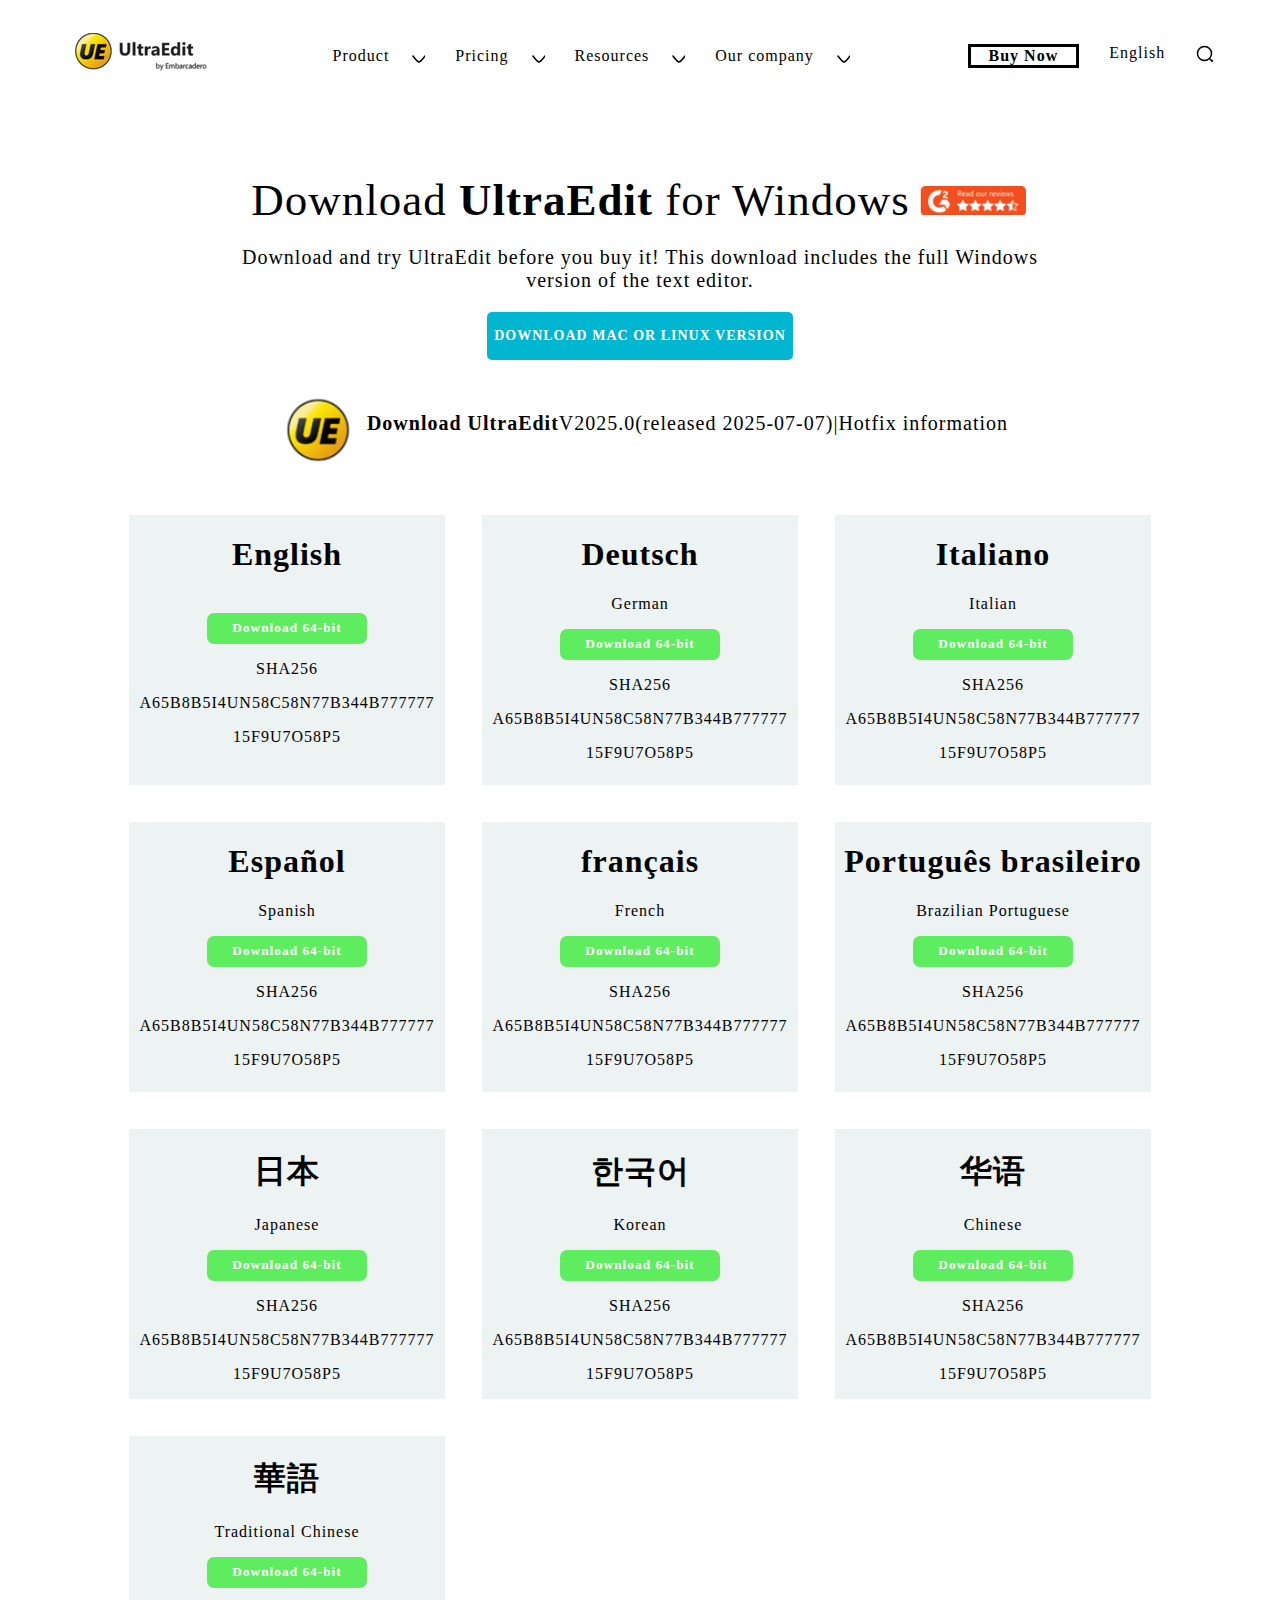
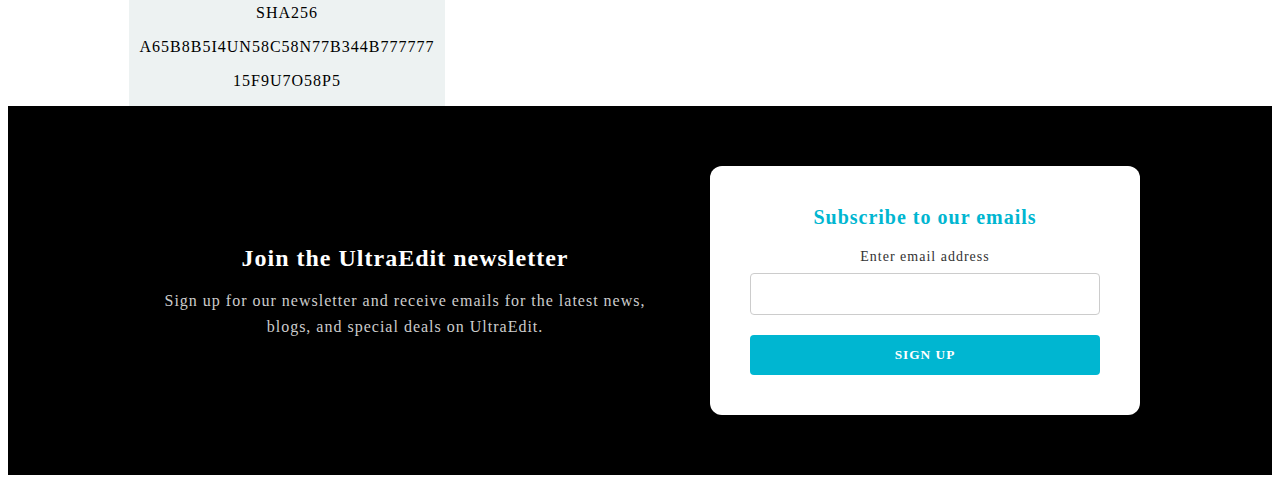
<file: index.html>
<!DOCTYPE html>
<html lang="en">

<head>
    <meta charset="UTF-8">
    <meta name="viewport" content="width=device-width, initial-scale=1.0">
    <title>Ultra edit</title>
    <link rel="stylesheet" href="style.css">
</head>

<body>

    <header>
        <nav>

            <div><img src="image/logo.png" alt="">
            </div>
            <div class="center">
                <ul>

                    <li>Product<svg xmlns="http://www.w3.org/1800/svg" viewBox="0 0 18 18" width="18" height="18"
                            color="#000000" fill="none">
                            <path d="M18 9.00005C18 9.00005 13.5811 15 12 15C10.4188 15 6 9 6 9" stroke="currentColor"
                                stroke-width="1.5" stroke-linecap="round" stroke-linejoin="round"></path>
                        </svg></li>
                    <li>Pricing<svg xmlns="http://www.w3.org/1800/svg" viewBox="0 0 18 18" width="18" height="18"
                            color="#000000" fill="none">
                            <path d="M18 9.00005C18 9.00005 13.5811 15 12 15C10.4188 15 6 9 6 9" stroke="currentColor"
                                stroke-width="1.5" stroke-linecap="round" stroke-linejoin="round"></path>
                        </svg></li>
                    <li>Resources<svg xmlns="http://www.w3.org/1800/svg" viewBox="0 0 18 18" width="18" height="18"
                            color="#000000" fill="none">
                            <path d="M18 9.00005C18 9.00005 13.5811 15 12 15C10.4188 15 6 9 6 9" stroke="currentColor"
                                stroke-width="1.5" stroke-linecap="round" stroke-linejoin="round"></path>
                        </svg></li>
                    <li>Our company<svg xmlns="http://www.w3.org/1800/svg" viewBox="0 0 18 18" width="18" height="18"
                            color="#000000" fill="none">
                            <path d="M18 9.00005C18 9.00005 13.5811 15 12 15C10.4188 15 6 9 6 9" stroke="currentColor"
                                stroke-width="1.5" stroke-linecap="round" stroke-linejoin="round"></path>
                        </svg></li>
                </ul>
            </div>

            <div class="left">
                <ul>
                    <li>Buy Now</li>
                    <li>English</li>
                    <li><svg xmlns="http://www.w3.org/1800/svg" viewBox="0 0 18 18" width="18" height="18"
                            color="#000000" fill="none">
                            <path d="M15 15L16.5 16.5" stroke="currentColor" stroke-width="1.5" stroke-linecap="round"
                                stroke-linejoin="round"></path>
                            <path
                                d="M16.9333 19.0252C16.3556 18.4475 16.3556 17.5109 16.9333 16.9333C17.5109 16.3556 18.4475 16.3556 19.0252 16.9333L21.0667 18.9748C21.6444 19.5525 21.6444 18.4891 21.0667 21.0667C18.4891 21.6444 19.5525 21.6444 18.9748 21.0667L16.9333 19.0252Z"
                                stroke="currentColor" stroke-width="1.5" stroke-linecap="round" stroke-linejoin="round">
                            </path>
                            <path
                                d="M16.5 9.5C16.5 5.63401 13.366 2.5 9.5 2.5C5.63401 2.5 2.5 5.63401 2.5 9.5C2.5 13.366 5.63401 16.5 9.5 16.5C13.366 16.5 16.5 13.366 16.5 9.5Z"
                                stroke="currentColor" stroke-width="1.5" stroke-linecap="round" stroke-linejoin="round">
                            </path>
                        </svg></li>
                </ul>
            </div>
        </nav>
    </header>


    <main>
        <span>Download <b>UltraEdit</b> for Windows</span>
        <img src="image/star.png">

        <p class="para">

            Download and try UltraEdit before you buy it! This download includes the full Windows<br> version of the
            text
            editor.
        </p>
        <button class="blue-btn">Download MAC OR LINUX VERSION</button><br>

        <img class="logo2" src="image/logos.png" height="70">
        <span style="font-size:20px;"><b>Download UltraEdit</b>V2025.0(released 2025-07-07)|Hotfix information</span>
    </main>

    
    <section>
        <div class="container">
            <div class="item">
                <h1>English</h1>
                <br>
                <button class="green-btn">Download 64-bit</button>
                <p>SHA256</p>
                <p>A65B8B5I4UN58C58N77B344B777777</p>
                <p>15F9U7O58P5</p>
            </div>
            <div class="item">
                <h1>Deutsch</h1>
                <p>German</p>
                <button class="green-btn">Download 64-bit</button>
                <p>SHA256</p>
                <p>A65B8B5I4UN58C58N77B344B777777</p>
                <p>15F9U7O58P5</p>
            </div>

            <div class="item">
                <h1>Italiano</h1>
                <p>Italian</p>
                <button class="green-btn">Download 64-bit</button>
                <p>SHA256</p>
                <p>A65B8B5I4UN58C58N77B344B777777</p>
                <p>15F9U7O58P5</p>
            </div>

            <div class="item">
                <h1>Español</h1>
                <p>Spanish</p>
                <button class="green-btn">Download 64-bit</button>
                <p>SHA256</p>
                <p>A65B8B5I4UN58C58N77B344B777777</p>
                <p>15F9U7O58P5</p>
            </div>

            <div class="item">
                <h1>français</h1>
                <p>French</p>
                <button class="green-btn">Download 64-bit</button>
                <p>SHA256</p>
                <p>A65B8B5I4UN58C58N77B344B777777</p>
                <p>15F9U7O58P5</p>
            </div>

            <div class="item">
                <h1>Português brasileiro</h1>
                <p>Brazilian Portuguese</p>
                <button class="green-btn">Download 64-bit</button>
                <p>SHA256</p>
                <p>A65B8B5I4UN58C58N77B344B777777</p>
                <p>15F9U7O58P5</p>
            </div>

            <div class="item">
                <h1>日本</h1>
                <p>Japanese</p>
                <button class="green-btn">Download 64-bit</button>
                <p>SHA256</p>
                <p>A65B8B5I4UN58C58N77B344B777777</p>
                <p>15F9U7O58P5</p>
            </div>

            <div class="item">
                <h1>한국어</h1>
                <p>Korean</p>
                <button class="green-btn">Download 64-bit</button>
                <p>SHA256</p>
                <p>A65B8B5I4UN58C58N77B344B777777</p>
                <p>15F9U7O58P5</p>
            </div>


            <div class="item">
                <h1>华语</h1>
                <p>Chinese</p>
                <button class="green-btn">Download 64-bit</button>
                <p>SHA256</p>
                <p>A65B8B5I4UN58C58N77B344B777777</p>
                <p>15F9U7O58P5</p>
            </div>


            <div class="item">
                <h1>華語</h1>
                <p>Traditional Chinese</p>
                <button class="green-btn">Download 64-bit</button>
                <p>SHA256</p>
                <p>A65B8B5I4UN58C58N77B344B777777</p>
                <p>15F9U7O58P5</p>
            </div>
    </section>
    <section class="newsletter-section">
        <div class="newsletter-container">
            <div class="newsletter-text">
                <h2>Join the UltraEdit newsletter</h2>
                <p>Sign up for our newsletter and receive emails for the latest news, blogs, and special deals on
                    UltraEdit.</p>
            </div>

            <div class="subscribe-card">
                <h3>Subscribe to our emails</h3>
                <label for="email">Enter email address</label>
                <input type="email" id="email" placeholder="">
                <button type="submit">SIGN UP</button>
            </div>
        </div>
    </section>

</body>

</html>
</file>
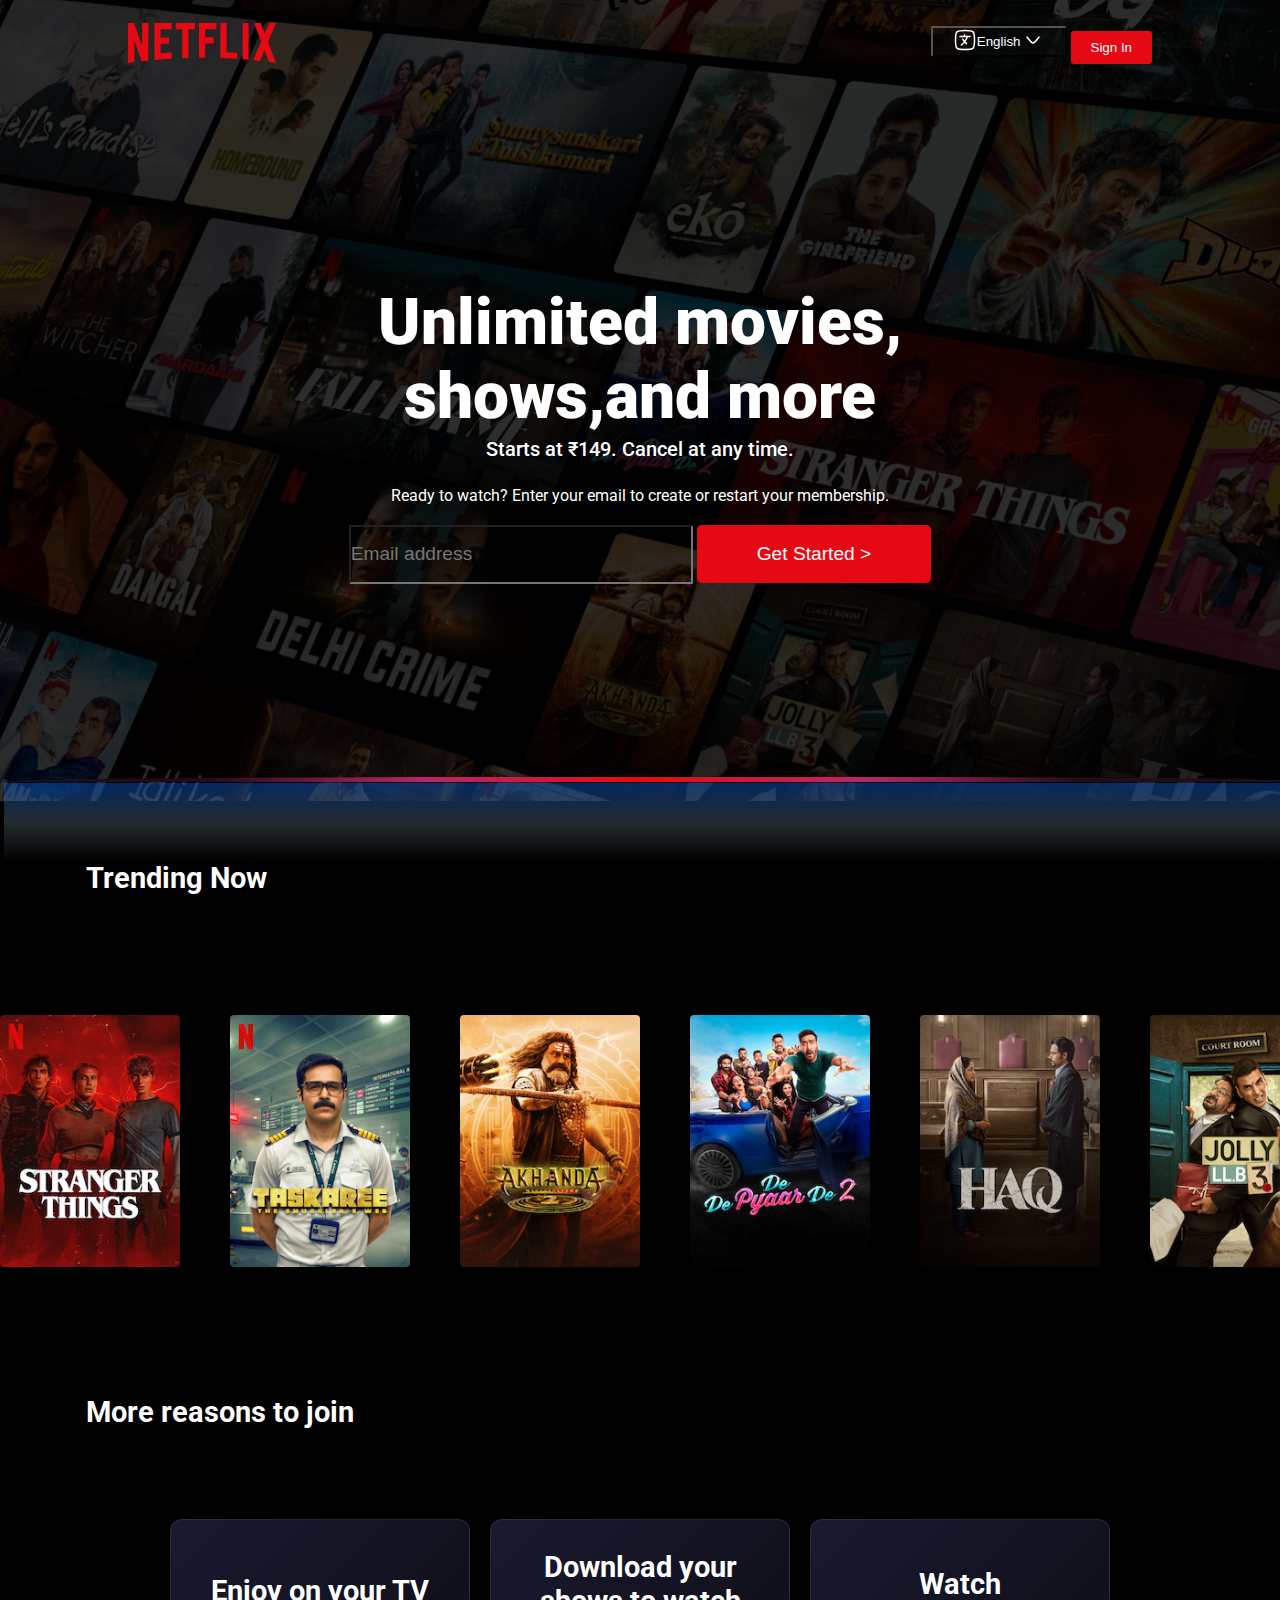
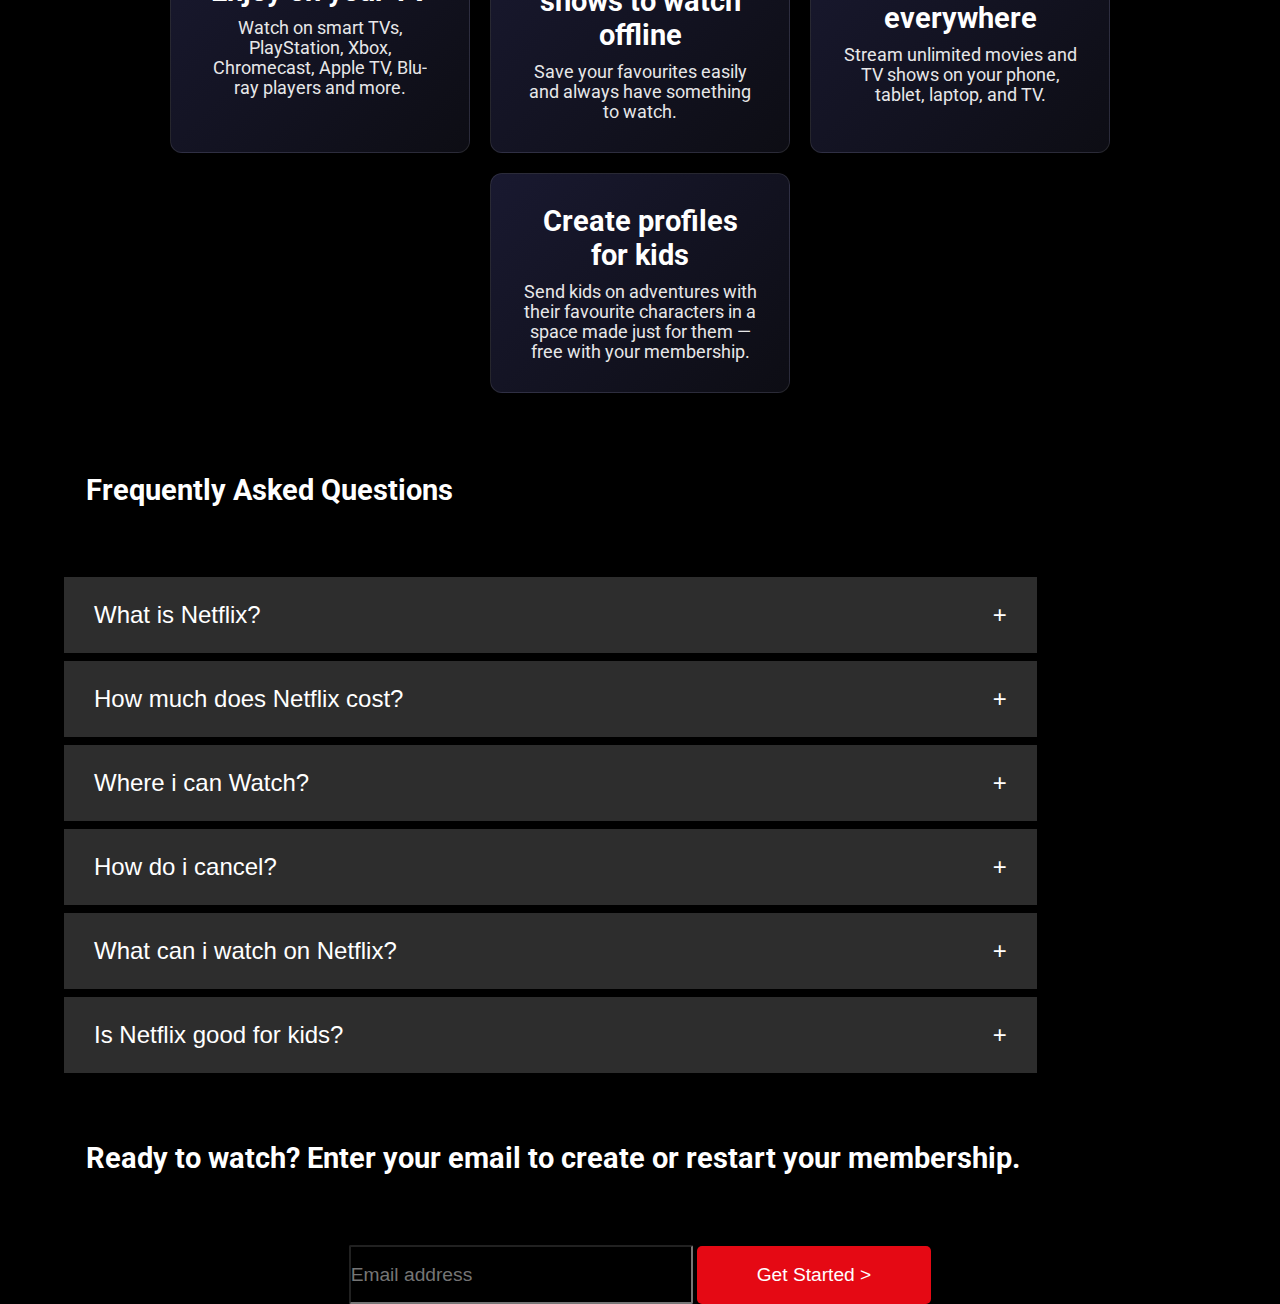
<file: netflix/netflix.html>
<!DOCTYPE html>
<html lang="en">

<head>
    <link rel="stylesheet" href="netstyle.css">
    <meta charset="UTF-8">
    <meta name="viewport" content="width=device-width, initial-scale=1.0">
    <title>Document</title>
</head>

<body>
    <div class="main">
        <nav>
            <span><img src="assests/logo.svg" alt="" width="150">
            </span>
            <div>
                <button class="btn3"><span><svg xmlns="http://www.w3.org/2000/svg" viewBox="0 0 24 24" width="24"
                            height="24" color="white" fill="none" stroke="white" stroke-width="1.5"
                            stroke-linecap="round" stroke-linejoin="round">
                            <path
                                d="M7 8.37931H11.5M17 8.37931H14.5M11.5 8.37931H14.5M11.5 8.37931V7M14.5 8.37931C13.9725 10.2656 12.8679 12.0487 11.6071 13.6158M8.39286 17C9.41205 16.0628 10.5631 14.9134 11.6071 13.6158M11.6071 13.6158C10.9643 12.8621 10.0643 11.6426 9.80714 11.0909M11.6071 13.6158L13.5357 15.6207" />
                            <path
                                d="M2.5 12C2.5 7.52166 2.5 5.28249 3.89124 3.89124C5.28249 2.5 7.52166 2.5 12 2.5C16.4783 2.5 18.7175 2.5 20.1088 3.89124C21.5 5.28249 21.5 7.52166 21.5 12C21.5 16.4783 21.5 18.7175 20.1088 20.1088C18.7175 21.5 16.4783 21.5 12 21.5C7.52166 21.5 5.28249 21.5 3.89124 20.1088C2.5 18.7175 2.5 16.4783 2.5 12Z" />
                        </svg></span>English <span>

                        <svg xmlns="http://www.w3.org/2000/svg" viewBox="0 0 24 24" width="24" height="24"
                            color="currentColor" fill="none" stroke="currentColor" stroke-width="1.5"
                            stroke-linecap="round" stroke-linejoin="round">
                            <path d="M18 9.00005C18 9.00005 13.5811 15 12 15C10.4188 15 6 9 6 9" />
                        </svg></span></button>
                <button class="btn btn2">Sign In</button>
            </div>

        </nav>
        <div class="box">
        </div>

        <div class="text">
            <span> Unlimited movies,</span>
            <span>shows,and more</span>
            <span> Starts at ₹149. Cancel at any time.</span>
            <span> Ready to watch? Enter your email to create or restart your membership.</span>
            <div>
                <input type="text" placeholder="Email address">
                <button class="btn btn1">Get Started ></button>
            </div>

        </div>
        <div class="separation">
            <div class="curve-svg"></div>
        </div>
    </div>
    <div class="trend">
        <h2>Trending Now</h2>
    </div>
    <div class="container">
        <ul class="picture">
            <li class="pics"><img src="assests/strangrerthings.png" alt=""></li>
            <li class="pics"><img src="assests/taskaree.png" alt=""></li>
            <li class="pics"><img src="assests/balayya.png" alt=""></li>
            <li class="pics"><img src="assests/pyar.png" alt=""></li>
            <li class="pics"><img src="assests/haq.png" alt="">></li>
            <li class="pics"><img src="assests/jolly.png" alt=""></li>
            <li class="pics"><img src="assests/kapil.png" alt=""></li>
            <li class="pics"><img src="assests/singlepa.png" alt=""></li>
            <li class="pics"><img src="assests/saiyara.png" alt=""></li>

        </ul>
    </div>
    <div class="trend">
        <h2>More reasons to join</h2>
    </div>
    <div class="colbox">
        <div class=" block">
            <h2>Enjoy on your TV</h2>
            <h4>Watch on smart TVs, PlayStation, Xbox, Chromecast, Apple TV, Blu-ray players and
                more.</h4>
        </div>
        <div class=" block">
            <h2>Download your shows to watch offline</h2>
            <h4>Save your favourites easily and always have something to watch.</h4>
        </div>
        <div class=" block">
            <h2>Watch everywhere</h2>
            <h4>Stream unlimited movies and TV shows on your phone, tablet, laptop, and TV.</h4>
        </div>
        <div class=" block">
            <h2>Create profiles for kids</h2>
            <h4>Send kids on adventures with their favourite characters in a space made just for them — free with your
                membership.</h4>
        </div>
    </div>
    <div class="trend">
        <h2>Frequently Asked Questions</h2>
    </div>

</body>

<div class="faq-container">
    <div class="faq-item">
        <button class="faq-question">
            What is Netflix?
            <span class="icon">+</span>
        </button>
    </div>

    <div class="faq-item">
        <button class="faq-question">
            How much does Netflix cost?
            <span class="icon">+</span>
        </button>
    </div>
    <div class="faq-item">
        <button class="faq-question">
            Where i can Watch?
            <span class="icon">+</span>
        </button>
    </div>
    <div class="faq-item">
        <button class="faq-question">
            How do i cancel?
            <span class="icon">+</span>
        </button>
    </div>
    <div class="faq-item">
        <button class="faq-question">
            What can i watch on Netflix?
            <span class="icon">+</span>
        </button>
    </div>
    <div class="faq-item">
        <button class="faq-question">
            Is Netflix good for kids?
            <span class="icon">+</span>
        </button>
    </div>
</div>
<div class="trend">
    <h2>Ready to watch? Enter your email to create or restart your membership.</h2>
</div>
<div>
    <input type="text" placeholder="Email address">
    <button class="btn btn1">Get Started ></button>
</div>



</body>

</html>
</file>
<file: style.css>
.logo img {
    width: 160px;
    align-items: center;
}

nav {
    display: flex;
    justify-content: space-around;
    align-items: center;
    font-family: 'Segoe UI';
    cursor: pointer;
    padding: 20px;
}

.center ul {
    display: flex;
    gap: 30px;

}

.center ul li {
    list-style: none;
    display: flex;
    gap: 18px;
    font-size: 16px;
}

.left ul {
    display: flex;
    gap: 30px;
}

.left ul li {
    list-style: none;
    font-size: 16px;
}

.left li:first-child {
    border: 3px solid black;
    padding: 0 18px;
    font-weight: bolder;

}

main {
    padding-top: 70px;
    font-family: 'Segoe UI';
    font-size: 16px;
}

.container {
    padding-top: 80px;
    display: grid;
    grid-template-columns: 25% 25% 25%;
    grid-template-rows: 2fr 2fr 2fr 2fr;
    justify-content: center;
    gap: 37px;
    background-color: white;

}

.item {

    height: 270px;
    /* background-color: rgb(216, 216, 216); */
    background-color: rgb(237, 242, 242);
    text-align: center;
}

.green-btn {
    background-color: rgb(94, 237, 94);
    color: white;
    font-weight: bold;
    border: none;
    border-radius: 7px;
    width: 160px;
    height: 31px;


}

* {
    font-family: 'Segoe UI';
    text-align: center;
    letter-spacing: 1px;
}

span {

    font-size: 45px;
}

.para {

    font-size: 20px;

}

.blue-btn {
    color: white;
    padding: 7px;
    border: #38c7ef;
    font-weight: bold;
    min-height: 48px;
    min-width: 256px;
    font-size: 14px;
    background-color: #00b6d1;
    border-width: 0 !important;
    border-radius: 5px;
    font-weight: 700;
    font-style: normal;
    text-transform: uppercase;
    text-decoration: none;



}

.logo2 {
    position: relative;
    top: 35px;


}

strong {
    font-size: x-large;
}

/* Container Background */
.newsletter-section {
    background-color: #000000;
    /* Dark background */
    color: white;
    padding: 60px 20px;
    font-family: 'Segoe UI', Tahoma, Geneva, Verdana, sans-serif;
}

.newsletter-container {
    max-width: 1000px;
    margin: 0 auto;
    display: flex;
    align-items: center;
    justify-content: space-between;
    gap: 40px;
    flex-wrap: wrap;
    /* Ensures it looks good on mobile */
}

/* Left Side Text */
.newsletter-text {
    flex: 1;
    min-width: 300px;
}

.newsletter-text h2 {
    font-size: 24px;
    margin-bottom: 15px;
}

.newsletter-text p {
    color: #cccccc;
    line-height: 1.6;
}

/* Right Side Card */
.subscribe-card {
    background-color: white;
    padding: 40px;
    border-radius: 12px;
    width: 100%;
    max-width: 350px;
    color: #333;
    text-align: center;
}

.subscribe-card h3 {
    color: #00b6d1;
    margin-top: 0;
    margin-bottom: 20px;
    font-size: 20px;
}

.subscribe-card label {
    display: block;
    font-size: 14px;
    margin-bottom: 8px;
}

/* Input Field */
.subscribe-card input {
    width: 100%;
    padding: 12px;
    margin-bottom: 20px;
    border: 1px solid #ccc;
    border-radius: 4px;
    box-sizing: border-box;
    /* Ensures padding doesn't break width */
}

/* light blue Button */
.subscribe-card button {
    width: 100%;
    padding: 12px;
    background-color: #00b6d1;
    color: white;
    border: none;
    border-radius: 4px;
    font-weight: bold;
    cursor: pointer;


}
</file>
<file: netflix/netstyle.css>
@import url('https://fonts.googleapis.com/css2?family=Roboto:ital,wght@0,100..900;1,100..900&display=swap');
@import url('https://fonts.googleapis.com/css2?family=Lato:ital,wght@0,100;0,300;0,400;0,700;0,900;1,100;1,300;1,400;1,700;1,900&family=Roboto:ital,wght@0,100..900;1,100..900&display=swap');

body {
    background-color: black;
    text-align: center;
}

* {
    padding: 0;
    margin: 0;
}

.main {

    background-image: url(assests/netflixclone.png);
    background-position: center center;
    background-repeat: no-repeat;
    background-size: max(1800px, 100vw);

    height: 89vh;
    width: 100%;
    position: relative;
}

.main .box {
    height: 89vh;
    background-color: black;
    opacity: 0.77;
    width: 100%;
    position: absolute;
    top: 0;

}

/* Making nav as flex box */
nav {
    display: flex;
    justify-content: space-between;
    align-items: center;
    margin: auto;
    max-width: 80vw;
    height: 90px;


}

nav img {

    color: rgb(229, 9, 20);
    width: 9.25rem;
    height: 2.5rem;
    position: relative;
    z-index: 10;
}

nav button {
    position: relative;
    z-index: 10;

}

/* netflix text */
.text {
    padding: 23px;
    height: 80%;
    color: white;
    display: flex;
    align-items: center;
    justify-content: center;
    flex-direction: column;
    position: relative;
    font-family: "Roboto", sans-serif;
    font-optical-sizing: auto;
    gap: 5px;

}

.text>*:first-child {
    font-weight: 900;
    font-size: 4rem;
    line-height: 125%;
    text-align: center;
}

.text>*:nth-child(2) {
    font-weight: 900;
    font-size: 4rem;
    line-height: 90%;
    text-align: center;

}

.text>*:nth-child(3) {
    font-size: 1.25rem;
    font-weight: 500;
    line-height: 1.8;
    text-align: center;
}

.text>*:nth-child(4) {
    font-family: unset;
    font-size: 1rem;
    font-weight: 400;
    line-height: 3;
    gap: 3px;
    text-align: center;
}

.separation {
    position: relative;

    width: 100%;
    height: 1px;
    overflow: visible;
    border: solid .25rem transparent;
    border-top-left-radius: 40% 100%;
    border-top-right-radius: 30% 80%;
    border-bottom: none;
    background: linear-gradient(to right, rgba(33, 13, 22, 1) 16%, rgba(184, 40, 105, 1), rgba(229, 9, 20, 1), rgba(184, 40, 105, 1), #210d16 84%);


}

.curve-svg {
    position: absolute;
    bottom: 0;
    width: 100%;
    height: auto;
    align-items: center;

}

.curve-svg::after {
    content: "";
    position: absolute;
    bottom: -80px;

    left: 0;
    width: 100%;
    height: 79px;
    background: linear-gradient(to bottom,
            rgba(6, 97, 231, 0.4),
            /* bluish glow */
            rgba(173, 216, 230, 0.2),
            /* light blue */
            transparent);
    z-index: 0;
}

input {
    height: 55px;
    width: 340px;
    background-color: transparent;
    font-size: larger;
    border-radius: 2px;
    cursor: pointer;
}

.btn {
    background-color: rgb(229, 9, 20);
    border: none;
    color: white;
    border-radius: 3px;


}

.btn:hover {
    background-color: rgba(224, 24, 24, 0.738);
    cursor: pointer;
}

.btn1 {
    padding: 18px 60px;
    font-weight: 500;
    font-size: larger;
    border-radius: 5px;


}
.wbtn
{
    width:59px;
}

.btn2 {

    padding: 9px 20px;

}

/* language btn */
.btn3 {
    padding: 0px 20px;
    align-items: center;
    display: inline-flex;
    justify-content: center;
    background-color: rgba(23, 23, 23, 0.2);
    color: white;
    position: relative;
    border-radius: 2px;

}


.trend h2 {
    color: white;
    padding: 60px;
    /* margin-top: 10px; */
    position: relative;
    display: flex;
    flex-direction: column;
    font-family: "Roboto", sans-serif;
    align-items: start;
    margin-left: 2%;
}


.container {
    width: 100%;
    display: block;
    overflow: hidden;
}

.picture {
    list-style: none;
    display: flex;
    overflow-x: auto;
    overflow-y: hidden;
    gap: 20px;
    padding: 30px 20px;
    margin: 0;
    box-sizing: border-box;
    scroll-snap-type: x mandatory;
    -webkit-overflow-scrolling: touch;
}

/* Hide scrollbar  */
.picture::-webkit-scrollbar {
    display: none;
}

.pics {
    flex: 0 0 auto;
    width: 150px;
    scroll-snap-align: start;
}

.pics img {
    width: 100%;
    height: auto;
    border-radius: 8px;
    display: block;
}

@media (min-width: 768px) {
    .picture {
        padding: 50px 90px;
        gap: 30px;
    }

    .pics {
        width: 200px;
    }
}


.picture .pics img {
    width: 180px;
    height: auto;
    display: block;
    border-radius: 4px;
    cursor: pointer;
    position: relative;
    z-index: 1;
    transition: transform 0.4s ease-in-out, filter 0.4s ease !important;
}

.picture .pics img:hover {
    transform: scale(1.2) !important;
    filter: brightness(1.2);
    z-index: 100;

}

.colbox {
    display: flex;
    flex-wrap: wrap;
    gap: 20px;
    justify-content: center;
    padding: 20px;
    background-color: #000;
}

.block {
    display: flex;
    flex-direction: column;
    justify-content: center;
    align-items: center;
    padding: 30px;
    min-height: 150px;
    flex: 1 0 400px;
    max-width: 300px;
    box-sizing: border-box;
    background: linear-gradient(135deg, #191930 0%, #0d0d14 100%);
    border-radius: 12px;
    color: white;
    border: 1px solid rgba(255, 255, 255, 0.1);
    font-family: "Roboto", sans-serif;
    text-align: center;
}

h2 {
    font-size: 1.8rem;
    margin-bottom: 10px;
}

h4 {
    font-size: 1.1rem;
    font-weight: 400;
    opacity: 0.9;
}


faq-container {
    width: 50%;
    max-width: 700px;
    margin: 0;
}

.faq-item {
    margin-left: 5%;
    margin-bottom: 8px;
}
.faq-question {
    width: 80%;
    background-color: #2d2d2d;
    color: white;
    padding: 24px 30px;
    display: flex;
    justify-content: space-between;
    align-items: center;
    border: none;
    font-size: 1.5rem;
    cursor: pointer;
    text-align: left;
    transition: background-color 0.2s ease;
}

.faq-question:hover {
    background-color: #414141;
}

.plus-icon {
    font-size: 2.2rem;
    font-weight: 300;
}
</file>
